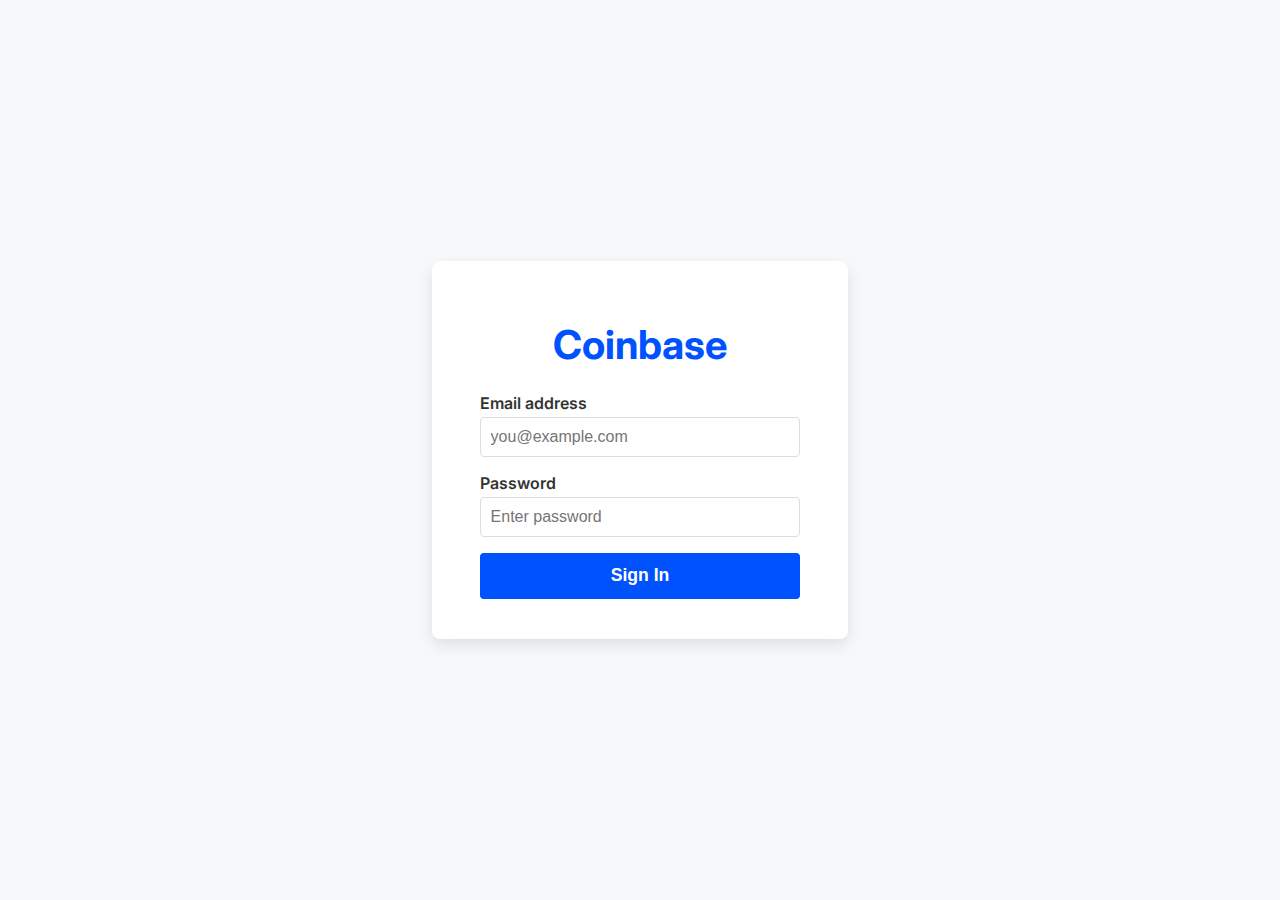
<file: index.html>
<!DOCTYPE html>
<html lang="en">
<head>
  <meta charset="UTF-8" />
  <meta name="viewport" content="width=device-width, initial-scale=1" />
  <title>Coinbase Clone — Login</title>
  <link href="https://fonts.googleapis.com/css2?family=Inter&display=swap" rel="stylesheet" />
  <link rel="stylesheet" href="style.css" />
</head>
<body>
  <div class="login-container">
    <h1>Coinbase</h1>
    <form id="loginForm">
      <label for="email">Email address</label>
      <input type="email" id="email" placeholder="you@example.com" required />

      <label for="password">Password</label>
      <input type="password" id="password" placeholder="Enter password" required minlength="6" />

      <button type="submit">Sign In</button>
      <p id="loginError" class="error-msg"></p>
    </form>
  </div>

  <script src="script.js"></script>
</body>
</html>
</file>
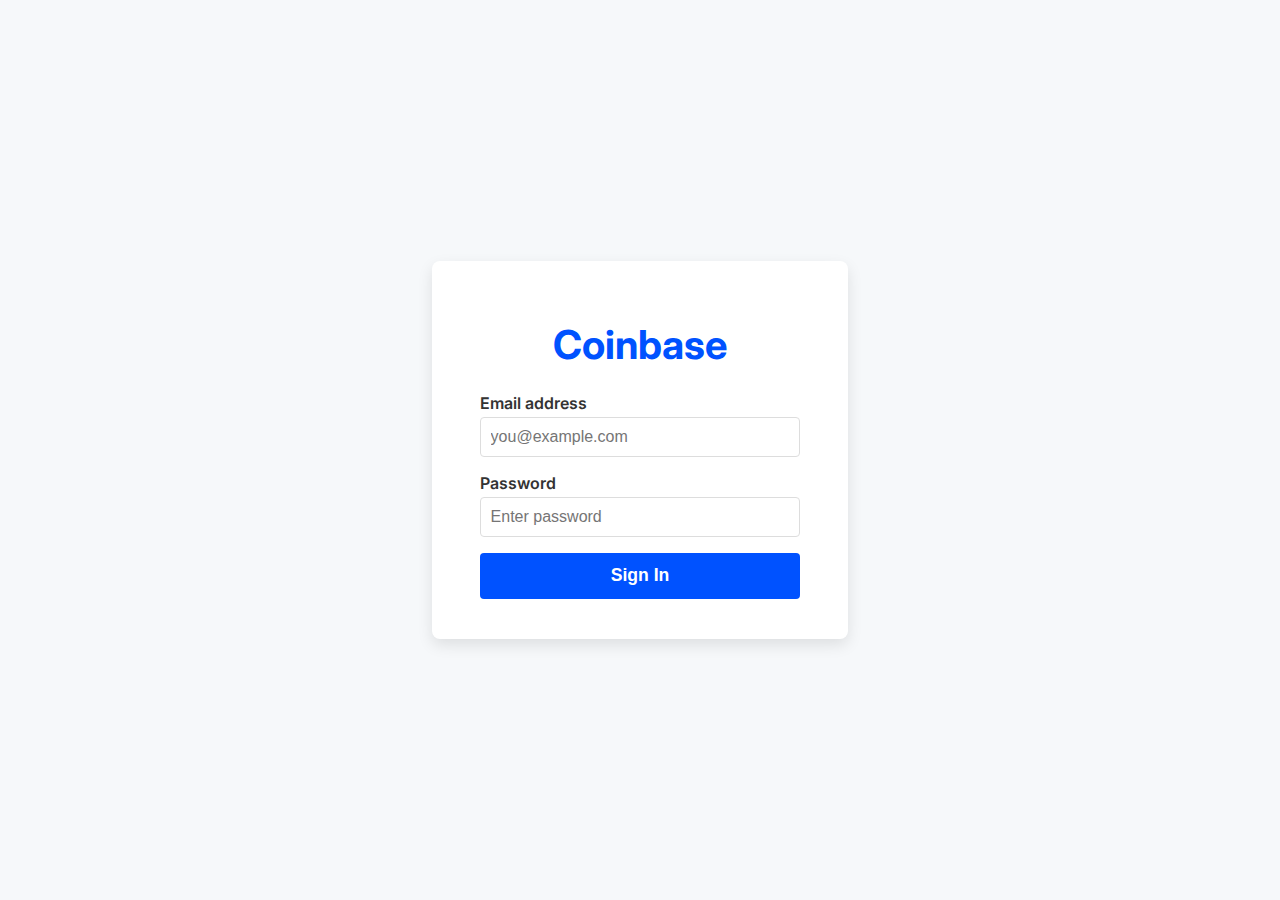
<file: dashboard.html>
<!DOCTYPE html>
<html lang="en">
<head>
  <meta charset="UTF-8" />
  <meta name="viewport" content="width=device-width, initial-scale=1" />
  <title>Dashboard - Coinbase Clone</title>
  <link rel="stylesheet" href="style.css" />
</head>
<body>
  <header>
    <h1>Welcome to Your Coinbase Dashboard</h1>
    <button id="logoutBtn">Logout</button>
  </header>

  <section class="balance-section">
    <h2>Your Balance</h2>
    <p id="balance">$10,000.00</p>
  </section>

  <section class="buy-crypto-section">
    <h2>Buy Cryptocurrency</h2>
    <form id="buyForm">
      <label for="crypto">Select Coin:</label>
      <select id="crypto" required>
        <option value="bitcoin">Bitcoin (BTC)</option>
        <option value="ethereum">Ethereum (ETH)</option>
        <option value="litecoin">Litecoin (LTC)</option>
      </select>

      <label for="amount">Amount (USD):</label>
      <input type="number" id="amount" min="1" required />

      <button type="submit">Buy</button>
    </form>
    <p id="buyMessage"></p>
  </section>

  <script>
    // Fake balance, stored in sessionStorage for demo purposes
    const balanceEl = document.getElementById('balance');
    const buyForm = document.getElementById('buyForm');
    const buyMessage = document.getElementById('buyMessage');
    const logoutBtn = document.getElementById('logoutBtn');

    // Initialize balance if not set
    if (!sessionStorage.getItem('balance')) {
      sessionStorage.setItem('balance', '10000');
    }
    updateBalanceDisplay();

    // Check login status
    if (!sessionStorage.getItem('loggedIn')) {
      // Not logged in, redirect to login page
      window.location.href = 'index.html';
    }

    // Update balance display
    function updateBalanceDisplay() {
      const bal = parseFloat(sessionStorage.getItem('balance'));
      balanceEl.textContent = `$${bal.toFixed(2)}`;
    }

    // Handle buy form submit
    buyForm.addEventListener('submit', function (e) {
      e.preventDefault();
      const amount = parseFloat(document.getElementById('amount').value);
      if (isNaN(amount) || amount <= 0) {
        buyMessage.textContent = 'Please enter a valid amount.';
        buyMessage.style.color = 'red';
        return;
      }

      let balance = parseFloat(sessionStorage.getItem('balance'));

      if (amount > balance) {
        buyMessage.textContent = 'Insufficient funds.';
        buyMessage.style.color = 'red';
        return;
      }

      balance -= amount;
      sessionStorage.setItem('balance', balance.toString());
      updateBalanceDisplay();

      buyMessage.textContent = `Successfully bought $${amount.toFixed(2)} worth of cryptocurrency!`;
      buyMessage.style.color = 'green';

      buyForm.reset();
    });

    // Logout button clears session and returns to login
    logoutBtn.addEventListener('click', () => {
      sessionStorage.clear();
      window.location.href = 'index.html';
    });
  </script>
</body>
</html>
</file>
<file: style.css>
/* General */
body {
  font-family: 'Inter', sans-serif;
  background: #f6f8fa;
  margin: 0;
  display: flex;
  justify-content: center;
  align-items: center;
  height: 100vh;
}

/* Login page container */
.login-container {
  background: white;
  padding: 2rem 3rem;
  border-radius: 8px;
  box-shadow: 0 6px 15px rgba(0,0,0,0.1);
  width: 320px;
  text-align: center;
}

.login-container h1 {
  font-weight: 700;
  color: #0052ff;
  margin-bottom: 1.5rem;
  font-size: 2.5rem;
}

.login-container label {
  display: block;
  text-align: left;
  margin-bottom: 0.3rem;
  font-weight: 600;
  color: #333;
}

.login-container input {
  width: 100%;
  padding: 0.6rem;
  margin-bottom: 1rem;
  border: 1px solid #ddd;
  border-radius: 4px;
  font-size: 1rem;
  box-sizing: border-box;
  transition: border-color 0.3s ease;
}

.login-container input:focus {
  border-color: #0052ff;
  outline: none;
}

.login-container button {
  background-color: #0052ff;
  border: none;
  color: white;
  width: 100%;
  padding: 0.8rem;
  font-size: 1.1rem;
  font-weight: 700;
  border-radius: 4px;
  cursor: pointer;
  transition: background-color 0.3s ease;
}

.login-container button:hover {
  background-color: #003bb5;
}

.error-msg {
  color: #ff4136;
  margin-top: -0.5rem;
  margin-bottom: 1rem;
  font-weight: 600;
}
</file>
